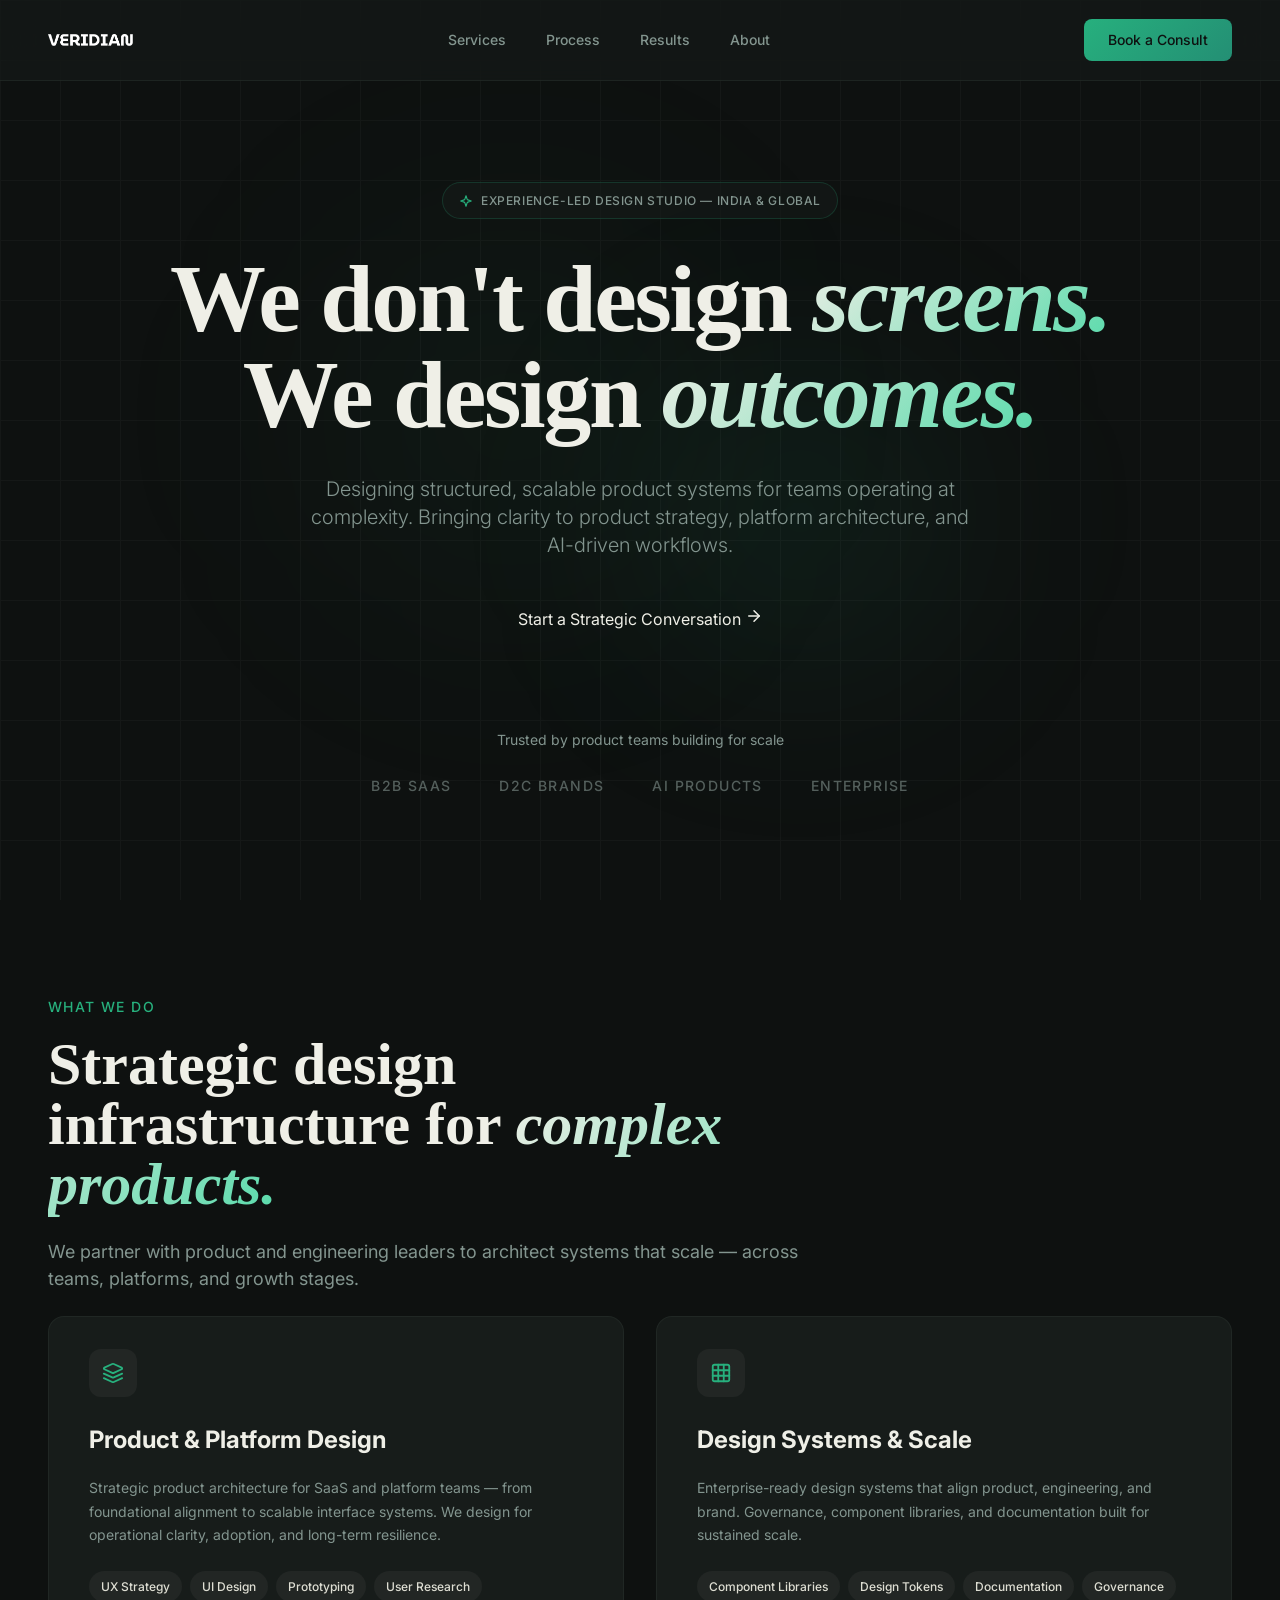
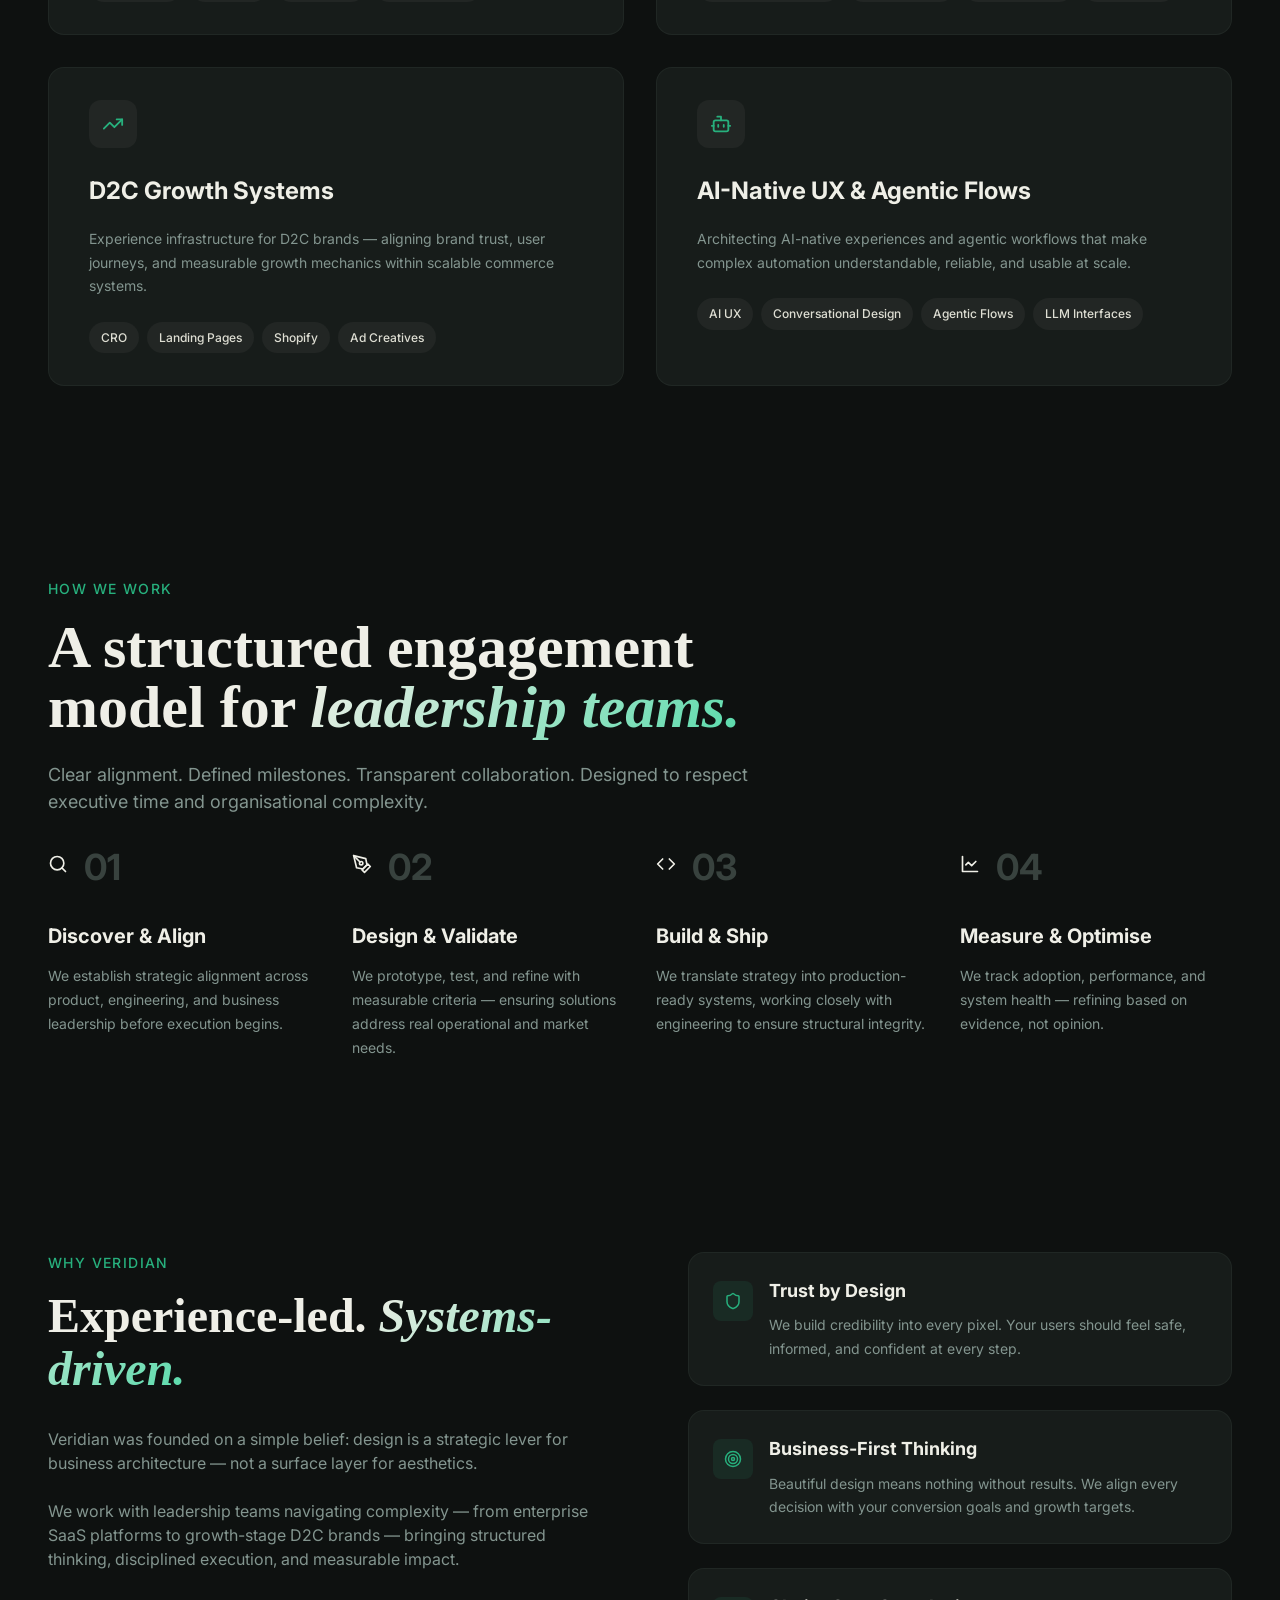
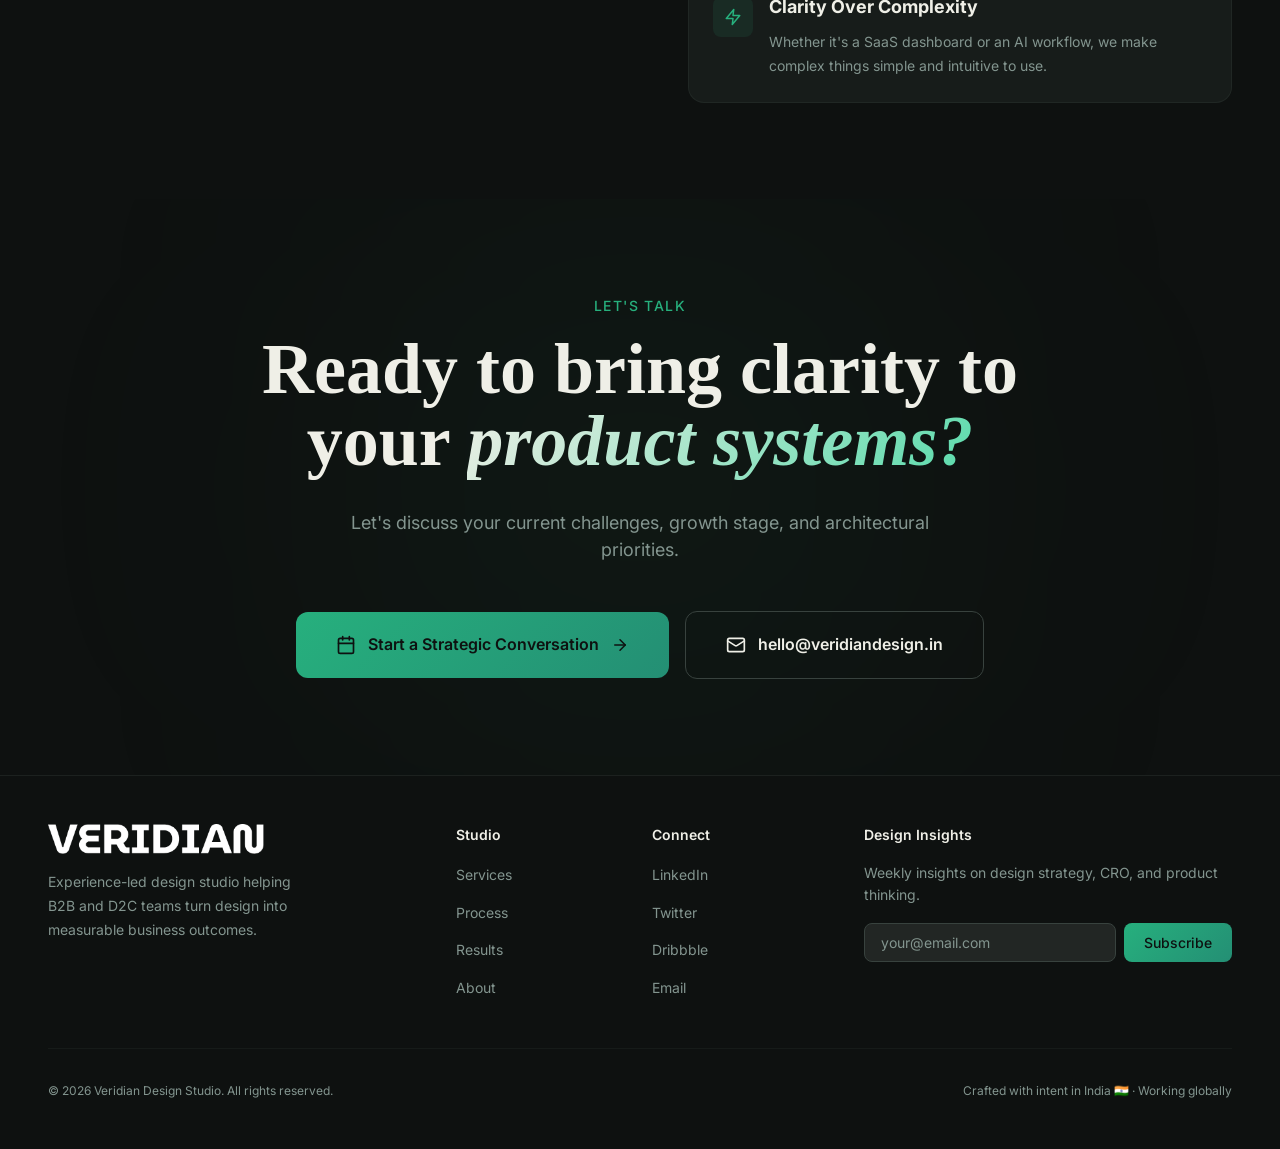
<file: veridian-static.html>
<!doctype html>
<html lang="en">
  <head>
    <meta charset="UTF-8" />
    <meta name="viewport" content="width=device-width, initial-scale=1.0" />
    <title>Veridian Design Studio — Experience-Led Design for B2B & D2C</title>
    <meta
      name="description"
      content="Veridian Design Studio simplifies complex product experiences, scales design systems, and aligns design with real business intent. India-based, globally trusted."
    />
    <meta name="author" content="Veridian Design Studio" />
    <meta
      property="og:title"
      content="Veridian Design Studio — We Design Outcomes, Not Screens"
    />
    <meta
      property="og:description"
      content="Experience-led design studio helping B2B SaaS and D2C brands drive conversions, adoption, and growth through strategic design."
    />
    <meta property="og:type" content="website" />
    <link rel="preconnect" href="https://fonts.googleapis.com" />
    <link rel="preconnect" href="https://fonts.gstatic.com" crossorigin />
    <link
      href="https://fonts.googleapis.com/css2?family=Inter:wght@300;400;500;600;700&family=Playfair+Display:ital,wght@0,400;0,500;0,600;0,700;1,400;1,500&display=swap"
      rel="stylesheet"
    />
    <link rel="stylesheet" href="css/style.css" />
  </head>
  <body>
    <!-- Skip Navigation -->
    <a href="#main-content" class="skip-link">Skip to main content</a>

    <!-- ===== Navbar ===== -->
    <nav class="navbar" role="navigation" aria-label="Main navigation">
      <div class="container navbar-inner">
        <a href="#" aria-label="Veridian Design Studio home">
          <img
            class="nav-logo"
            src="images/logo.png"
            alt="Veridian Design Studio Logo"
          />
        </a>
        <div class="nav-links" role="menubar">
          <a href="#services" role="menuitem">Services</a>
          <a href="#process" role="menuitem">Process</a>
          <a href="#results" role="menuitem">Results</a>
          <a href="#about" role="menuitem">About</a>
        </div>
        <div class="nav-cta-wrap">
          <a href="#contact" class="nav-cta">Book a Consult</a>
        </div>
        <button
          class="mobile-toggle"
          aria-label="Toggle menu"
          aria-expanded="false"
          aria-controls="mobile-menu"
        >
          <svg
            width="24"
            height="24"
            viewBox="0 0 24 24"
            fill="none"
            stroke="currentColor"
            stroke-width="2"
            stroke-linecap="round"
            stroke-linejoin="round"
            class="menu-icon"
          >
            <line x1="3" y1="6" x2="21" y2="6" />
            <line x1="3" y1="12" x2="21" y2="12" />
            <line x1="3" y1="18" x2="21" y2="18" />
          </svg>
          <svg
            width="24"
            height="24"
            viewBox="0 0 24 24"
            fill="none"
            stroke="currentColor"
            stroke-width="2"
            stroke-linecap="round"
            stroke-linejoin="round"
            class="close-icon"
            style="display: none"
          >
            <line x1="18" y1="6" x2="6" y2="18" />
            <line x1="6" y1="6" x2="18" y2="18" />
          </svg>
        </button>
      </div>
      <div class="mobile-menu" id="mobile-menu" role="menu">
        <a href="#services" role="menuitem">Services</a>
        <a href="#process" role="menuitem">Process</a>
        <a href="#results" role="menuitem">Results</a>
        <a href="#about" role="menuitem">About</a>
        <a href="#contact" class="nav-cta" role="menuitem">Book a Consult</a>
      </div>
    </nav>

    <!-- ===== Hero ===== -->
    <section class="hero" aria-labelledby="hero-heading">
      <div class="hero-bg-orb1" aria-hidden="true"></div>
      <div class="hero-bg-orb2" aria-hidden="true"></div>
      <div class="hero-grid" aria-hidden="true"></div>
      <div class="container hero-content">
        <div class="hero-badge fade-in">
          <svg
            width="14"
            height="14"
            viewBox="0 0 24 24"
            fill="none"
            stroke="currentColor"
            stroke-width="2"
            stroke-linecap="round"
            stroke-linejoin="round"
            aria-hidden="true"
          >
            <path
              d="m12 3-1.912 5.813a2 2 0 0 1-1.275 1.275L3 12l5.813 1.912a2 2 0 0 1 1.275 1.275L12 21l1.912-5.813a2 2 0 0 1 1.275-1.275L21 12l-5.813-1.912a2 2 0 0 1-1.275-1.275L12 3Z"
            />
          </svg>
          <span>Experience-Led Design Studio — India &amp; Global</span>
        </div>
        <h1 id="hero-heading" class="fade-in delay-1">
          We don't design <em class="text-gradient">screens.</em><br />
          We design <em class="text-gradient">outcomes.</em>
        </h1>
        <p class="hero-sub fade-in delay-2">
          Designing structured, scalable product systems for teams operating at
          complexity. Bringing clarity to product strategy, platform
          architecture, and AI-driven workflows.
        </p>
        <div class="fade-in delay-3">
          <a href="#contact" class="hero-cta">
            Start a Strategic Conversation
            <svg
              width="18"
              height="18"
              viewBox="0 0 24 24"
              fill="none"
              stroke="currentColor"
              stroke-width="2"
              stroke-linecap="round"
              stroke-linejoin="round"
              aria-hidden="true"
            >
              <path d="M5 12h14" />
              <path d="m12 5 7 7-7 7" />
            </svg>
          </a>
        </div>
        <div class="hero-trust fade-in delay-4">
          <p>Trusted by product teams building for scale</p>
          <div class="trust-items">
            <span>B2B SaaS</span><span>D2C Brands</span><span>AI Products</span
            ><span>Enterprise</span>
          </div>
        </div>
      </div>
    </section>

    <!-- ===== Main Content ===== -->
    <main id="main-content">
      <!-- Services -->
      <section id="services" class="section" aria-labelledby="services-heading">
        <div class="container">
          <div class="section-header fade-in">
            <span class="section-label">What We Do</span>
            <h2 id="services-heading" class="section-heading">
              Strategic design infrastructure for
              <em class="text-gradient">complex products.</em>
            </h2>
            <p class="section-sub">
              We partner with product and engineering leaders to architect
              systems that scale — across teams, platforms, and growth stages.
            </p>
          </div>
          <div class="card-grid">
            <div class="card fade-in">
              <div class="card-icon" aria-hidden="true">
                <svg
                  width="22"
                  height="22"
                  viewBox="0 0 24 24"
                  fill="none"
                  stroke="currentColor"
                  stroke-width="2"
                  stroke-linecap="round"
                  stroke-linejoin="round"
                >
                  <path
                    d="m12.83 2.18a2 2 0 0 0-1.66 0L2.6 6.08a1 1 0 0 0 0 1.83l8.58 3.91a2 2 0 0 0 1.66 0l8.58-3.9a1 1 0 0 0 0-1.83Z"
                  />
                  <path d="m22 17.65-9.17 4.16a2 2 0 0 1-1.66 0L2 17.65" />
                  <path d="m22 12.65-9.17 4.16a2 2 0 0 1-1.66 0L2 12.65" />
                </svg>
              </div>
              <h3>Product &amp; Platform Design</h3>
              <p>
                Strategic product architecture for SaaS and platform teams —
                from foundational alignment to scalable interface systems. We
                design for operational clarity, adoption, and long-term
                resilience.
              </p>
              <div class="tags">
                <span class="tag">UX Strategy</span
                ><span class="tag">UI Design</span
                ><span class="tag">Prototyping</span
                ><span class="tag">User Research</span>
              </div>
            </div>
            <div class="card fade-in delay-1">
              <div class="card-icon" aria-hidden="true">
                <svg
                  width="22"
                  height="22"
                  viewBox="0 0 24 24"
                  fill="none"
                  stroke="currentColor"
                  stroke-width="2"
                  stroke-linecap="round"
                  stroke-linejoin="round"
                >
                  <rect width="18" height="18" x="3" y="3" rx="2" />
                  <path d="M3 9h18" />
                  <path d="M3 15h18" />
                  <path d="M9 3v18" />
                  <path d="M15 3v18" />
                </svg>
              </div>
              <h3>Design Systems &amp; Scale</h3>
              <p>
                Enterprise-ready design systems that align product, engineering,
                and brand. Governance, component libraries, and documentation
                built for sustained scale.
              </p>
              <div class="tags">
                <span class="tag">Component Libraries</span
                ><span class="tag">Design Tokens</span
                ><span class="tag">Documentation</span
                ><span class="tag">Governance</span>
              </div>
            </div>
            <div class="card fade-in delay-2">
              <div class="card-icon" aria-hidden="true">
                <svg
                  width="22"
                  height="22"
                  viewBox="0 0 24 24"
                  fill="none"
                  stroke="currentColor"
                  stroke-width="2"
                  stroke-linecap="round"
                  stroke-linejoin="round"
                >
                  <polyline points="22 7 13.5 15.5 8.5 10.5 2 17" />
                  <polyline points="16 7 22 7 22 13" />
                </svg>
              </div>
              <h3>D2C Growth Systems</h3>
              <p>
                Experience infrastructure for D2C brands — aligning brand trust,
                user journeys, and measurable growth mechanics within scalable
                commerce systems.
              </p>
              <div class="tags">
                <span class="tag">CRO</span
                ><span class="tag">Landing Pages</span
                ><span class="tag">Shopify</span
                ><span class="tag">Ad Creatives</span>
              </div>
            </div>
            <div class="card fade-in delay-3">
              <div class="card-icon" aria-hidden="true">
                <svg
                  width="22"
                  height="22"
                  viewBox="0 0 24 24"
                  fill="none"
                  stroke="currentColor"
                  stroke-width="2"
                  stroke-linecap="round"
                  stroke-linejoin="round"
                >
                  <path d="M12 8V4H8" />
                  <rect width="16" height="12" x="4" y="8" rx="2" />
                  <path d="M2 14h2" />
                  <path d="M20 14h2" />
                  <path d="M15 13v2" />
                  <path d="M9 13v2" />
                </svg>
              </div>
              <h3>AI-Native UX &amp; Agentic Flows</h3>
              <p>
                Architecting AI-native experiences and agentic workflows that
                make complex automation understandable, reliable, and usable at
                scale.
              </p>
              <div class="tags">
                <span class="tag">AI UX</span
                ><span class="tag">Conversational Design</span
                ><span class="tag">Agentic Flows</span
                ><span class="tag">LLM Interfaces</span>
              </div>
            </div>
          </div>
        </div>
      </section>

      <!-- Process -->
      <section id="process" class="section" aria-labelledby="process-heading">
        <div class="process-bg" aria-hidden="true"></div>
        <div class="container" style="position: relative; z-index: 10">
          <div class="section-header fade-in">
            <span class="section-label">How We Work</span>
            <h2 id="process-heading" class="section-heading">
              A structured engagement model for
              <em class="text-gradient">leadership teams.</em>
            </h2>
            <p class="section-sub">
              Clear alignment. Defined milestones. Transparent collaboration.
              Designed to respect executive time and organisational complexity.
            </p>
          </div>
          <div class="process-grid">
            <div class="step fade-in">
              <div class="step-header">
                <div class="step-icon" aria-hidden="true">
                  <svg
                    width="20"
                    height="20"
                    viewBox="0 0 24 24"
                    fill="none"
                    stroke="currentColor"
                    stroke-width="2"
                    stroke-linecap="round"
                    stroke-linejoin="round"
                  >
                    <circle cx="11" cy="11" r="8" />
                    <path d="m21 21-4.3-4.3" />
                  </svg>
                </div>
                <span class="step-number">01</span>
              </div>
              <h3>Discover &amp; Align</h3>
              <p>
                We establish strategic alignment across product, engineering,
                and business leadership before execution begins.
              </p>
            </div>
            <div class="step fade-in delay-1">
              <div class="step-header">
                <div class="step-icon" aria-hidden="true">
                  <svg
                    width="20"
                    height="20"
                    viewBox="0 0 24 24"
                    fill="none"
                    stroke="currentColor"
                    stroke-width="2"
                    stroke-linecap="round"
                    stroke-linejoin="round"
                  >
                    <path d="m12 19 7-7 3 3-7 7-3-3z" />
                    <path d="m18 13-1.5-7.5L2 2l3.5 14.5L13 18l5-5z" />
                    <path d="m2 2 7.586 7.586" />
                    <circle cx="11" cy="11" r="2" />
                  </svg>
                </div>
                <span class="step-number">02</span>
              </div>
              <h3>Design &amp; Validate</h3>
              <p>
                We prototype, test, and refine with measurable criteria —
                ensuring solutions address real operational and market needs.
              </p>
            </div>
            <div class="step fade-in delay-2">
              <div class="step-header">
                <div class="step-icon" aria-hidden="true">
                  <svg
                    width="20"
                    height="20"
                    viewBox="0 0 24 24"
                    fill="none"
                    stroke="currentColor"
                    stroke-width="2"
                    stroke-linecap="round"
                    stroke-linejoin="round"
                  >
                    <polyline points="16 18 22 12 16 6" />
                    <polyline points="8 6 2 12 8 18" />
                  </svg>
                </div>
                <span class="step-number">03</span>
              </div>
              <h3>Build &amp; Ship</h3>
              <p>
                We translate strategy into production-ready systems, working
                closely with engineering to ensure structural integrity.
              </p>
            </div>
            <div class="step fade-in delay-3">
              <div class="step-header">
                <div class="step-icon" aria-hidden="true">
                  <svg
                    width="20"
                    height="20"
                    viewBox="0 0 24 24"
                    fill="none"
                    stroke="currentColor"
                    stroke-width="2"
                    stroke-linecap="round"
                    stroke-linejoin="round"
                  >
                    <path d="M3 3v18h18" />
                    <path d="m19 9-5 5-4-4-3 3" />
                  </svg>
                </div>
                <span class="step-number">04</span>
              </div>
              <h3>Measure &amp; Optimise</h3>
              <p>
                We track adoption, performance, and system health — refining
                based on evidence, not opinion.
              </p>
            </div>
          </div>
        </div>
      </section>

      <!-- About -->
      <section id="about" class="section" aria-labelledby="about-heading">
        <div class="about-bg" aria-hidden="true"></div>
        <div class="container" style="position: relative; z-index: 10">
          <div class="about-grid">
            <div class="about-story fade-in-left">
              <span class="section-label">Why Veridian</span>
              <h2 id="about-heading">
                Experience-led. <em class="text-gradient">Systems-driven.</em>
              </h2>
              <div class="prose">
                <p>
                  Veridian was founded on a simple belief: design is a strategic
                  lever for business architecture — not a surface layer for
                  aesthetics.
                </p>
                <p>
                  We work with leadership teams navigating complexity — from
                  enterprise SaaS platforms to growth-stage D2C brands —
                  bringing structured thinking, disciplined execution, and
                  measurable impact.
                </p>
              </div>
            </div>
            <div class="values-list fade-in-right">
              <div class="value-card">
                <div class="value-icon" aria-hidden="true">
                  <svg
                    width="18"
                    height="18"
                    viewBox="0 0 24 24"
                    fill="none"
                    stroke="currentColor"
                    stroke-width="2"
                    stroke-linecap="round"
                    stroke-linejoin="round"
                  >
                    <path
                      d="M20 13c0 5-3.5 7.5-7.66 8.95a1 1 0 0 1-.67-.01C7.5 20.5 4 18 4 13V6a1 1 0 0 1 1-1c2 0 4.5-1.2 6.24-2.72a1.17 1.17 0 0 1 1.52 0C14.51 3.81 17 5 19 5a1 1 0 0 1 1 1z"
                    />
                  </svg>
                </div>
                <div>
                  <h3>Trust by Design</h3>
                  <p>
                    We build credibility into every pixel. Your users should
                    feel safe, informed, and confident at every step.
                  </p>
                </div>
              </div>
              <div class="value-card">
                <div class="value-icon" aria-hidden="true">
                  <svg
                    width="18"
                    height="18"
                    viewBox="0 0 24 24"
                    fill="none"
                    stroke="currentColor"
                    stroke-width="2"
                    stroke-linecap="round"
                    stroke-linejoin="round"
                  >
                    <circle cx="12" cy="12" r="10" />
                    <circle cx="12" cy="12" r="6" />
                    <circle cx="12" cy="12" r="2" />
                  </svg>
                </div>
                <div>
                  <h3>Business-First Thinking</h3>
                  <p>
                    Beautiful design means nothing without results. We align
                    every decision with your conversion goals and growth
                    targets.
                  </p>
                </div>
              </div>
              <div class="value-card">
                <div class="value-icon" aria-hidden="true">
                  <svg
                    width="18"
                    height="18"
                    viewBox="0 0 24 24"
                    fill="none"
                    stroke="currentColor"
                    stroke-width="2"
                    stroke-linecap="round"
                    stroke-linejoin="round"
                  >
                    <path d="M13 2 3 14h9l-1 8 10-12h-9l1-8z" />
                  </svg>
                </div>
                <div>
                  <h3>Clarity Over Complexity</h3>
                  <p>
                    Whether it's a SaaS dashboard or an AI workflow, we make
                    complex things simple and intuitive to use.
                  </p>
                </div>
              </div>
            </div>
          </div>
        </div>
      </section>

      <!-- CTA -->
      <section
        id="contact"
        class="section cta-section"
        aria-labelledby="cta-heading"
      >
        <div class="cta-glow" aria-hidden="true"></div>
        <div class="container" style="position: relative; z-index: 10">
          <div class="fade-in" style="max-width: 56rem; margin: 0 auto">
            <span class="section-label">Let's Talk</span>
            <h2 id="cta-heading">
              Ready to bring clarity to your
              <em class="text-gradient">product systems?</em>
            </h2>
            <p class="section-sub">
              Let's discuss your current challenges, growth stage, and
              architectural priorities.
            </p>
            <div class="cta-buttons">
              <a
                href="https://cal.com"
                target="_blank"
                rel="noopener noreferrer"
                class="cta-primary"
              >
                <svg
                  width="20"
                  height="20"
                  viewBox="0 0 24 24"
                  fill="none"
                  stroke="currentColor"
                  stroke-width="2"
                  stroke-linecap="round"
                  stroke-linejoin="round"
                  aria-hidden="true"
                >
                  <path d="M8 2v4" />
                  <path d="M16 2v4" />
                  <rect width="18" height="18" x="3" y="4" rx="2" />
                  <path d="M3 10h18" />
                </svg>
                Start a Strategic Conversation
                <svg
                  width="18"
                  height="18"
                  viewBox="0 0 24 24"
                  fill="none"
                  stroke="currentColor"
                  stroke-width="2"
                  stroke-linecap="round"
                  stroke-linejoin="round"
                  aria-hidden="true"
                >
                  <path d="M5 12h14" />
                  <path d="m12 5 7 7-7 7" />
                </svg>
              </a>
              <a href="mailto:hello@veridiandesign.in" class="cta-secondary">
                <svg
                  width="20"
                  height="20"
                  viewBox="0 0 24 24"
                  fill="none"
                  stroke="currentColor"
                  stroke-width="2"
                  stroke-linecap="round"
                  stroke-linejoin="round"
                  aria-hidden="true"
                >
                  <rect width="20" height="16" x="2" y="4" rx="2" />
                  <path d="m22 7-8.97 5.7a1.94 1.94 0 0 1-2.06 0L2 7" />
                </svg>
                hello@veridiandesign.in
              </a>
            </div>
          </div>
        </div>
      </section>
    </main>

    <!-- ===== Footer ===== -->
    <footer class="footer" role="contentinfo">
      <div class="container">
        <div class="footer-grid">
          <div class="footer-brand">
            <img src="images/logo.png" alt="Veridian Design Studio Logo" />
            <p>
              Experience-led design studio helping B2B and D2C teams turn design
              into measurable business outcomes.
            </p>
          </div>
          <div class="footer-links">
            <div>
              <h4>Studio</h4>
              <ul>
                <li><a href="#services">Services</a></li>
                <li><a href="#process">Process</a></li>
                <li><a href="#results">Results</a></li>
                <li><a href="#about">About</a></li>
              </ul>
            </div>
            <div>
              <h4>Connect</h4>
              <ul>
                <li><a href="#">LinkedIn</a></li>
                <li><a href="#">Twitter</a></li>
                <li><a href="#">Dribbble</a></li>
                <li><a href="mailto:hello@veridiandesign.in">Email</a></li>
              </ul>
            </div>
          </div>
          <div class="footer-newsletter">
            <h4>Design Insights</h4>
            <p>
              Weekly insights on design strategy, CRO, and product thinking.
            </p>
            <form class="newsletter-form" onsubmit="event.preventDefault()">
              <label for="newsletter-email" class="sr-only"
                >Email address</label
              >
              <input
                type="email"
                id="newsletter-email"
                placeholder="your@email.com"
                required
              />
              <button type="submit">Subscribe</button>
            </form>
          </div>
        </div>
        <div class="footer-bottom">
          <p>
            &copy;
            <script>
              document.write(new Date().getFullYear());
            </script>
            Veridian Design Studio. All rights reserved.
          </p>
          <p>Crafted with intent in India 🇮🇳 · Working globally</p>
        </div>
      </div>
    </footer>
  </body>
  <script src="js/script.js"></script>
</html>
</file>
<file: css/style.css>
/* =============================================================================
   Veridian Design Studio - style.css
   Sections:
     1.  Reset
     2.  Variables
     3.  Base
     4.  Utilities
     5.  Animations
     6.  Navbar
     7.  Hero
     8.  Sections (shared)
     9.  Cards & Tags
    10.  Process Steps
    11.  Values (index about section)
    12.  CTA
    13.  Footer
    14.  Contact Page
    15.  About Page - Founders
    16.  About page - Think Grid
    17.  Responsive
   ============================================================================= */

/* =============================================================================
   1. Reset
   ============================================================================= */

*,
*::before,
*::after {
  margin: 0;
  padding: 0;
  box-sizing: border-box;
}

/* =============================================================================
   2. Variables
   ============================================================================= */

:root {
  --bg: hsl(160, 10%, 6%);
  --fg: hsl(60, 20%, 92%);
  --card: hsl(160, 8%, 10%);
  --primary: hsl(158, 64%, 42%);
  --primary-fg: hsl(160, 10%, 6%);
  --secondary: hsl(160, 6%, 14%);
  --secondary-fg: hsl(60, 15%, 85%);
  --muted: hsl(160, 5%, 16%);
  --muted-fg: hsl(160, 8%, 55%);
  --border: hsl(156, 8%, 24%);
  --border-half: hsla(160, 8%, 18%, 0.5);
  --primary-20: hsla(158, 64%, 42%, 0.2);
  --primary-10: hsla(158, 64%, 42%, 0.1);
  --primary-8: hsla(158, 64%, 42%, 0.08);
  --primary-5: hsla(158, 64%, 42%, 0.05);
  --hero-gradient: linear-gradient(
    135deg,
    hsl(158, 64%, 42%),
    hsl(165, 60%, 35%)
  );
  --text-gradient: linear-gradient(
    135deg,
    hsl(60, 20%, 92%),
    hsl(158, 64%, 60%)
  );
  --glass: hsla(160, 8%, 10%, 0.6);
  --radius: 0.75rem;
}

/* =============================================================================
   3. Base
   ============================================================================= */

html {
  scroll-behavior: smooth;
  font-size: 16px;
}

body {
  background: var(--bg);
  color: var(--fg);
  font-family: "Inter", system-ui, sans-serif;
  -webkit-font-smoothing: antialiased;
  line-height: 1.6;
}

h1,
h2,
h3,
h4,
h5,
h6 {
  font-family: serif;
}

a {
  color: inherit;
  text-decoration: none;
}
img {
  max-width: 100%;
  display: block;
}
button {
  cursor: pointer;
  border: none;
  font-family: inherit;
}
input {
  font-family: inherit;
}

/* =============================================================================
   4. Utilities
   ============================================================================= */

.container {
  width: 100%;
  margin: 0 auto;
  padding: 0 1.5rem;
}

/* Lifts content above absolute-positioned section backgrounds */
.section-z {
  position: relative;
  z-index: 10;
}

/* Centres content in a narrow column — used in CTA */
.content-narrow {
  max-width: 56rem;
  margin: 0 auto;
}

.text-gradient {
  background: var(--text-gradient);
  -webkit-background-clip: text;
  -webkit-text-fill-color: transparent;
  background-clip: text;
}

.sr-only {
  position: absolute;
  width: 1px;
  height: 1px;
  padding: 0;
  margin: -1px;
  overflow: hidden;
  clip: rect(0, 0, 0, 0);
  white-space: nowrap;
  border: 0;
}

.skip-link {
  position: absolute;
  top: -100%;
  left: 1rem;
  padding: 0.5rem 1rem;
  background: var(--primary);
  color: var(--primary-fg);
  border-radius: 0.25rem;
  z-index: 100;
  font-size: 0.875rem;
}
.skip-link:focus {
  top: 1rem;
}

/* =============================================================================
   5. Animations
   ============================================================================= */

.fade-in,
.fade-in-left,
.fade-in-right {
  opacity: 0;
  transition:
    opacity 0.6s ease,
    transform 0.6s ease;
}

.fade-in {
  transform: translateY(30px);
}
.fade-in-left {
  transform: translateX(40px);
}
.fade-in-right {
  transform: translateX(-40px);
}

.fade-in.visible,
.fade-in-left.visible,
.fade-in-right.visible {
  opacity: 1;
  transform: none;
}

.delay-1 {
  transition-delay: 0.15s;
}
.delay-2 {
  transition-delay: 0.3s;
}
.delay-3 {
  transition-delay: 0.45s;
}
.delay-4 {
  transition-delay: 0.6s;
}

/* =============================================================================
   6. Navbar
   ============================================================================= */

.navbar {
  position: fixed;
  inset: 0 0 auto 0;
  z-index: 50;
  background: var(--glass);
  backdrop-filter: blur(20px);
  -webkit-backdrop-filter: blur(20px);
  border-bottom: 1px solid var(--border-half);
}

.navbar-inner {
  display: flex;
  align-items: center;
  justify-content: space-between;
  height: 5rem;
}

.nav-logo {
  height: 12px;
  width: auto;
  filter: brightness(0) invert(1);
}

.nav-links {
  display: none;
  align-items: center;
  gap: 2.5rem;
}
.nav-links a {
  font-size: 0.875rem;
  font-weight: 500;
  color: var(--muted-fg);
  transition: color 0.3s;
}
.nav-links a:hover,
.nav-active {
  color: var(--fg) !important;
}

.nav-cta-wrap {
  display: none;
}

.nav-cta {
  padding: 0.625rem 1.5rem;
  font-size: 0.875rem;
  font-weight: 500;
  border-radius: 0.5rem;
  background: var(--hero-gradient);
  color: var(--primary-fg);
  transition: opacity 0.3s;
}
.nav-cta:hover {
  opacity: 0.9;
}

.mobile-toggle {
  display: flex;
  background: none;
  color: var(--fg);
  padding: 0.5rem;
}

.close-icon {
  display: none;
}

.mobile-menu {
  display: none;
  flex-direction: column;
  gap: 1rem;
  padding: 1.5rem;
  border-top: 1px solid var(--border-half);
  background: var(--glass);
  backdrop-filter: blur(20px);
}
.mobile-menu.open {
  display: flex;
}
.mobile-menu a {
  font-size: 1.125rem;
  font-weight: 500;
  color: var(--muted-fg);
  padding: 0.5rem 0;
  transition: color 0.3s;
}
.mobile-menu a:hover {
  color: var(--fg);
}
.mobile-menu .nav-cta {
  margin-top: 0.5rem;
  text-align: center;
  padding: 0.75rem 1.5rem;
  color: var(--primary-fg);
}

/* =============================================================================
   7. Hero
   ============================================================================= */

.hero {
  position: relative;
  display: flex;
  align-items: center;
  justify-content: center;
  overflow: hidden;
  padding-top: 128px;
  padding-bottom: 3rem;
  min-height: auto;
}

.hero-bg-orb1,
.hero-bg-orb2 {
  position: absolute;
  border-radius: 50%;
}
.hero-bg-orb1 {
  top: 25%;
  left: 25%;
  width: 24rem;
  height: 24rem;
  background: var(--primary-5);
  filter: blur(120px);
}
.hero-bg-orb2 {
  bottom: 25%;
  right: 25%;
  width: 20rem;
  height: 20rem;
  background: var(--primary-8);
  filter: blur(100px);
}

.hero-grid {
  position: absolute;
  inset: 0;
  opacity: 0.03;
  background-image:
    linear-gradient(var(--fg) 1px, transparent 1px),
    linear-gradient(90deg, var(--fg) 1px, transparent 1px);
  background-size: 60px 60px;
}

.hero-content {
  position: relative;
  z-index: 10;
  max-width: 90rem;
  margin: 0 auto;
  text-align: center;
}

.hero-badge {
  display: inline-flex;
  align-items: center;
  gap: 0.5rem;
  padding: 0.5rem;
  border-radius: 9999px;
  border: 1px solid var(--primary-20);
  background: var(--glass);
  margin-bottom: 3rem;
}
.hero-badge svg {
  color: var(--primary);
}
.hero-badge span {
  font-size: 0.75rem;
  font-weight: 500;
  color: var(--muted-fg);
  letter-spacing: 0.05em;
  text-transform: uppercase;
}

.hero h1 {
  font-size: 2.2rem;
  font-weight: 700;
  line-height: 1;
  letter-spacing: -0.015em;
  margin-bottom: 3rem;
}

.hero-sub {
  font-size: 1.125rem;
  color: var(--muted-fg);
  max-width: 42rem;
  margin: 0 auto 3rem;
  font-weight: 300;
  line-height: 1.5;
}

.hero-trust {
  margin-top: 1rem;
  padding-top: 2rem;
}
.hero-trust p {
  font-size: 0.875rem;
  color: var(--muted-fg);
  margin-bottom: 1.5rem;
}

.trust-items {
  display: flex;
  align-items: center;
  justify-content: center;
  gap: 10px 3rem;
  flex-wrap: wrap;
}
.trust-items span {
  font-size: 0.875rem;
  font-weight: 500;
  color: hsla(160, 8%, 55%, 0.6);
  letter-spacing: 0.1em;
  text-transform: uppercase;
}

/* =============================================================================
   8. Sections (shared)
   ============================================================================= */

.section {
  padding: 4rem 0;
  position: relative;
}

/* Full-bleed tinted overlay for sections with overlapping backgrounds */
.section-bg {
  position: absolute;
  z-index: -1;
  inset: 0;
  background: hsla(160, 6%, 14%, 0.3);
}

.section-label {
  color: var(--primary);
  font-size: 0.875rem;
  font-weight: 500;
  letter-spacing: 0.1em;
  text-transform: uppercase;
  margin-bottom: 1rem;
  display: block;
}

.section-heading {
  font-size: 2.25rem;
  font-weight: 700;
  line-height: 1.05;
  color: var(--fg);
}

.section-sub {
  margin-top: 1.5rem;
  font-size: 1.125rem;
  color: var(--muted-fg);
  line-height: 1.5;
  max-width: 48rem;
  margin-bottom: 1.5rem;
}

.section-header {
  max-width: 48rem;
}

/* =============================================================================
   9. Cards & Tags
   ============================================================================= */

.card-grid {
  display: grid;
  gap: 1.5rem;
}

.card {
  padding: 2rem 2.5rem;
  border-radius: 1rem;
  background: var(--card);
  border: 1px solid var(--border-half);
  overflow: hidden;
}
.card-icon {
  width: 3rem;
  height: 3rem;
  border-radius: 0.75rem;
  background: var(--secondary);
  display: flex;
  align-items: center;
  justify-content: center;
  margin-bottom: 1.5rem;
}
.card-icon svg {
  color: var(--primary);
}
.card h3 {
  font-family: "Inter", sans-serif;
  font-size: 1.5rem;
  font-weight: 700;
  color: var(--fg);
  margin-bottom: 1rem;
  line-height: 1.25;
}
.card p {
  font-size: 0.875rem;
  color: var(--muted-fg);
  line-height: 1.7;
  margin-bottom: 1.5rem;
}

.tags {
  display: flex;
  flex-wrap: wrap;
  gap: 0.5rem;
}
.tag {
  font-size: 0.75rem;
  padding: 0.375rem 0.75rem;
  border-radius: 9999px;
  background: var(--secondary);
  color: var(--secondary-fg);
  font-weight: 500;
}

/* =============================================================================
   10. Process Steps
   ============================================================================= */

.process-grid {
  display: grid;
  gap: 2rem;
}

.step-header {
  display: flex;
  align-items: center;
  gap: 1rem;
  margin-bottom: 1.5rem;
}
.step-number {
  font-family: "Inter", serif;
  font-size: 2.25rem;
  font-weight: 700;
  color: var(--border);
}
.step h3 {
  font-family: "Inter", sans-serif;
  font-size: 1.25rem;
  font-weight: 700;
  color: var(--fg);
  margin-bottom: 0.75rem;
}
.step p {
  font-size: 0.875rem;
  color: var(--muted-fg);
  line-height: 1.7;
}

/* =============================================================================
   11. Values (index about section)
   ============================================================================= */

.about-grid {
  display: grid;
  gap: 4rem;
  align-items: start;
}

.about-story h2 {
  font-size: 2.25rem;
  font-weight: 700;
  line-height: 1.05;
  margin-bottom: 2rem;
}
.about-story .prose {
  display: flex;
  flex-direction: column;
  gap: 1.5rem;
}
.about-story .prose p {
  color: var(--muted-fg);
  line-height: 1.5;
}

.values-list {
  display: flex;
  flex-direction: column;
  gap: 1.5rem;
}
.value-card {
  padding: 1.5rem;
  border-radius: 1rem;
  background: var(--card);
  border: 1px solid var(--border-half);
  display: flex;
  gap: 1rem;
  align-items: flex-start;
}
.value-icon {
  width: 2.5rem;
  height: 2.5rem;
  border-radius: 0.5rem;
  background: var(--primary-10);
  display: flex;
  align-items: center;
  justify-content: center;
  flex-shrink: 0;
  margin-top: 0.25rem;
}
.value-icon svg {
  color: var(--primary);
}
.value-card h3 {
  font-family: "Inter", sans-serif;
  font-size: 1.125rem;
  font-weight: 700;
  color: var(--fg);
  margin-bottom: 0.5rem;
}
.value-card p {
  font-size: 0.875rem;
  color: var(--muted-fg);
  line-height: 1.7;
}

/* =============================================================================
   12. CTA
   ============================================================================= */

.cta-section {
  text-align: center;
  overflow: hidden;
}

.cta-glow {
  position: absolute;
  top: 50%;
  left: 50%;
  transform: translate(-50%, -50%);
  width: 37.5rem;
  height: 37.5rem;
  border-radius: 50%;
  background: var(--primary-5);
  filter: blur(150px);
}

.cta-section h2 {
  font-size: 2.25rem;
  font-weight: 700;
  line-height: 1.05;
  margin-bottom: 2rem;
}
.cta-section .section-sub {
  max-width: 40rem;
  margin: 0 auto 3rem;
}

.cta-buttons {
  display: flex;
  flex-direction: column;
  align-items: center;
  justify-content: center;
  gap: 1rem;
}

.cta-primary {
  display: inline-flex;
  align-items: center;
  gap: 0.75rem;
  padding: 1rem;
  border-radius: 0.75rem;
  background: var(--hero-gradient);
  color: var(--primary-fg);
  font-weight: 600;
  font-size: 1rem;
  transition: opacity 0.3s;
}
.cta-primary:hover {
  opacity: 0.9;
}
.cta-primary svg:last-child {
  transition: transform 0.3s;
}
.cta-primary:hover svg:last-child {
  transform: translateX(4px);
}

.cta-secondary {
  display: inline-flex;
  align-items: center;
  gap: 0.75rem;
  padding: 1rem;
  border-radius: 0.75rem;
  border: 1px solid var(--border);
  color: var(--fg);
  font-weight: 600;
  font-size: 1rem;
  transition: background 0.3s;
}
.cta-secondary:hover {
  background: var(--secondary);
}

/* =============================================================================
   13. Footer
   ============================================================================= */

.footer {
  padding: 3rem 0;
  border-top: 1px solid var(--border-half);
}

.footer-grid {
  display: grid;
  gap: 3rem;
  margin-bottom: 3rem;
}

.footer-brand img {
  width: 60%;
  margin-bottom: 1rem;
  filter: brightness(0) invert(1);
}
.footer-brand p {
  font-size: 0.875rem;
  color: var(--muted-fg);
  line-height: 1.7;
  max-width: 17rem;
}

.footer-links {
  display: grid;
  grid-template-columns: 1fr 1fr;
  gap: 2rem;
}
.footer-links h4,
.footer-newsletter h4 {
  font-family: "Inter", sans-serif;
  font-size: 0.875rem;
  font-weight: 600;
  margin-bottom: 1rem;
}
.footer-links ul {
  list-style: none;
  display: flex;
  flex-direction: column;
  gap: 0.75rem;
}
.footer-links a {
  font-size: 0.875rem;
  color: var(--muted-fg);
  transition: color 0.3s;
}
.footer-links a:hover {
  color: var(--fg);
}

.footer-newsletter > p {
  font-size: 0.875rem;
  color: var(--muted-fg);
  margin-bottom: 1rem;
}

.newsletter-form {
  display: flex;
  gap: 0.5rem;
}
.newsletter-form input {
  padding: 0.625rem 1rem;
  border-radius: 0.5rem;
  background: var(--secondary);
  border: 1px solid var(--border);
  font-size: 0.875rem;
  color: var(--fg);
  outline: none;
}
.newsletter-form input::placeholder {
  color: var(--muted-fg);
}
.newsletter-form input:focus {
  box-shadow: 0 0 0 1px var(--primary-20);
}
.newsletter-form button {
  padding: 0.625rem 1.25rem;
  border-radius: 0.5rem;
  background: var(--hero-gradient);
  color: var(--primary-fg);
  font-size: 0.875rem;
  font-weight: 500;
  transition: opacity 0.3s;
}
.newsletter-form button:hover {
  opacity: 0.9;
}

.footer-bottom {
  padding-top: 2rem;
  border-top: 1px solid hsla(160, 8%, 18%, 0.3);
  display: flex;
  flex-direction: column;
  align-items: center;
  gap: 1rem;
  text-align: center;
}
.footer-bottom p {
  font-size: 0.75rem;
  color: var(--muted-fg);
}

/* =============================================================================
   14. Contact Page
   ============================================================================= */

/* Fixed decorative orbs */
.contact-bg-orb1,
.contact-bg-orb2 {
  position: fixed;
  border-radius: 50%;
  pointer-events: none;
  z-index: 0;
}
.contact-bg-orb1 {
  top: 10%;
  right: 10%;
  width: 20rem;
  height: 20rem;
  background: var(--primary-5);
  filter: blur(120px);
}
.contact-bg-orb2 {
  bottom: 20%;
  left: 5%;
  width: 16rem;
  height: 16rem;
  background: var(--primary-8);
  filter: blur(100px);
}

/* Hero */
.contact-hero {
  padding-top: 128px !important;
  padding-bottom: 3rem;
  text-align: center;
  position: relative;
  min-height: auto;
}
.contact-hero .section-label {
  margin-bottom: 1.25rem;
}

.contact-label {
  color: var(--primary);
  font-family: "Inter", serif;
  font-size: 0.75rem;
  font-weight: 500;
  text-transform: uppercase;
  line-height: 1rem;
  letter-spacing: 0.3em;
  margin-bottom: 1rem;
  display: block;
}
.contact-hero h1 {
  font-family: serif;
  font-size: 3rem;
  font-weight: 700;
  line-height: 1.1;
  letter-spacing: -0.02em;
  margin-bottom: 1.25rem;
}
.contact-hero h1 em {
  font-style: italic;
  color: var(--primary);
}
.contact-hero .sub {
  font-size: 1.125rem;
  line-height: 1.75rem;
  color: var(--muted-fg);
}

/* Body */
.contact-body {
  padding: 3rem 0 6rem;
}
.contact-grid {
  display: grid;
  gap: 4rem;
  align-items: start;
}

/* Left column */
.contact-info h2 {
  font-family: "Inter", serif;
  font-size: 1.75rem;
  font-weight: 700;
  line-height: 1.25;
  margin-bottom: 1.5rem;
  color: var(--fg);
}
.contact-info h2 em {
  font-style: italic;
  color: var(--primary);
}

.contact-info .intro-text {
  font-size: 0.9rem;
  color: var(--muted-fg);
  line-height: 1.75;
  margin-bottom: 1.25rem;
}
.contact-info .highlight {
  font-size: 0.9rem;
  color: var(--muted-fg);
  line-height: 1.75;
  margin-bottom: 2rem;
}
.contact-info .highlight em {
  color: var(--primary);
  font-style: italic;
}

/* Shared subheading style across left-column sub-sections */
.help-section h3,
.meet-us h3,
.direct-contact h3 {
  font-family: "Inter", serif;
  font-size: 0.875rem;
  font-weight: 600;
  color: var(--fg);
  margin-bottom: 0.875rem;
  letter-spacing: 0.01em;
}

.help-list {
  list-style: none;
  display: flex;
  flex-direction: column;
  gap: 0.5rem;
  margin-bottom: 2.5rem;
}
.help-list li {
  display: flex;
  align-items: center;
  gap: 0.625rem;
  font-size: 0.875rem;
  color: var(--muted-fg);
}
.help-list li::before {
  content: "";
  width: 6px;
  height: 6px;
  border-radius: 50%;
  background: var(--primary);
  flex-shrink: 0;
}

.location-block {
  margin-bottom: 0.75rem;
}
.location-row {
  display: flex;
  align-items: flex-start;
  gap: 0.625rem;
  margin-bottom: 0.375rem;
}
.location-icon {
  flex-shrink: 0;
  margin-top: 2px;
}
.location-row .loc-label {
  font-size: 0.8125rem;
  font-weight: 600;
  color: var(--fg);
  margin-bottom: 0.125rem;
}
.location-row .loc-name {
  font-size: 0.8125rem;
  color: var(--primary);
  font-weight: 500;
}
.location-row .loc-address {
  font-size: 0.8125rem;
  color: var(--muted-fg);
  line-height: 1.5;
}

.remote-row {
  display: flex;
  align-items: center;
  gap: 0.625rem;
  margin-top: 0.75rem;
}
.remote-row span {
  font-size: 0.8125rem;
  color: var(--muted-fg);
}

.direct-contact {
  margin-top: 2rem;
}
.contact-links {
  display: flex;
  flex-direction: column;
  gap: 0.5rem;
}
.contact-link-row {
  display: flex;
  align-items: center;
  gap: 0.625rem;
}
.contact-link-row a {
  font-size: 0.875rem;
  color: var(--primary);
  transition: opacity 0.2s;
}
.contact-link-row a:hover {
  opacity: 0.75;
}

.contact-quote {
  margin-top: 2rem;
  padding-left: 1rem;
  border-left: 2px solid var(--primary);
  font-size: 0.8125rem;
  color: var(--muted-fg);
  font-style: italic;
  line-height: 1.6;
}

/* Right column — form card */
.contact-form-wrap {
  background: var(--card);
  border: 1px solid var(--border-half);
  border-radius: 1.25rem;
  padding: 2rem 1.75rem;
}
.contact-form-wrap h2 {
  font-family: "Inter", serif;
  font-size: 1.25rem;
  font-weight: 600;
  color: var(--fg);
  margin-bottom: 1.75rem;
}

#contactForm {
  display: flex;
  flex-direction: column;
  gap: 1rem;
}
.form-row {
  display: grid;
  grid-template-columns: 1fr;
  gap: 1rem;
}
.form-group {
  display: flex;
  flex-direction: column;
  gap: 0.375rem;
  max-width: 100%;
}
.form-label {
  font-size: 0.8125rem;
  font-weight: 500;
  color: var(--fg);
}

.form-input,
.form-textarea,
.form-select {
  background: var(--secondary);
  border: 1px solid var(--border-half);
  border-radius: 0.5rem;
  padding: 0.625rem 0.875rem;
  font-size: 1rem;
  color: var(--fg);
  font-family: "Inter", sans-serif;
  outline: none;
  width: 100%;
  transition:
    border-color 0.2s,
    box-shadow 0.2s;
}
.form-input::placeholder,
.form-textarea::placeholder {
  color: var(--muted-fg);
}

.form-input:focus,
.form-textarea:focus,
.form-select:focus {
  border-color: var(--primary);
}

/* Prevent browser autofill from overriding dark theme */
.form-input:-webkit-autofill,
.form-input:-webkit-autofill:hover,
.form-input:-webkit-autofill:focus,
.form-input:-webkit-autofill:active {
  -webkit-box-shadow: 0 0 0 1000px var(--secondary) inset !important;
  -webkit-text-fill-color: var(--fg) !important;
  transition: background-color 5000s ease-in-out 0s;
}

.form-select {
  appearance: none;
  background-image: url("data:image/svg+xml,%3Csvg xmlns='http://www.w3.org/2000/svg' width='16' height='16' viewBox='0 0 24 24' fill='none' stroke='%23718096' stroke-width='2' stroke-linecap='round' stroke-linejoin='round'%3E%3Cpolyline points='6 9 12 15 18 9'%3E%3C/polyline%3E%3C/svg%3E");
  background-repeat: no-repeat;
  background-position: right 0.75rem center;
  padding-right: 2.5rem;
  cursor: pointer;
  color: var(--muted-fg);
}
.form-select option {
  background: var(--secondary);
  color: var(--fg);
}

.form-textarea {
  resize: vertical;
  min-height: 7rem;
  line-height: 1.6;
}

.checkbox-label {
  font-size: 0.8125rem;
  font-weight: 500;
  color: var(--fg);
  margin-bottom: 0.625rem;
  display: block;
}
.checkbox-grid {
  display: grid;
  grid-template-columns: 1fr;
  gap: 0.625rem;
}
.checkbox-item {
  display: flex;
  align-items: center;
  gap: 0.5rem;
  cursor: pointer;
}
.checkbox-item input[type="checkbox"] {
  appearance: none;
  width: 1rem;
  height: 1rem;
  border: 2px solid var(--primary);
  border-radius: 3px;
  background: var(--card);
  cursor: pointer;
  flex-shrink: 0;
  position: relative;
  transition:
    border-color 0.2s,
    background 0.2s;
}
.checkbox-item input[type="checkbox"]:checked {
  border-color: var(--primary);
  background: var(--primary);
}
.checkbox-item input[type="checkbox"]:checked::after {
  content: "\2713";
  color: var(--secondary);
  position: absolute;
  top: 50%;
  left: 50%;
  transform: translate(-50%, -50%);
}
.checkbox-item span {
  font-size: 0.875rem;
  color: var(--muted-fg);
  line-height: 1.4;
}

/* Validation states */
.input-error {
  border-color: hsl(0, 70%, 55%) !important;
  box-shadow: 0 0 0 2px hsla(0, 70%, 55%, 0.2) !important;
}
.field-error {
  font-size: 0.75rem;
  color: hsl(0, 70%, 60%);
  margin-top: 0.25rem;
  display: block;
  line-height: 1.4;
}

.form-submit {
  width: 100%;
  padding: 0.875rem 1.5rem;
  border-radius: 0.625rem;
  background: var(--hero-gradient);
  color: var(--primary-fg);
  font-size: 0.9375rem;
  font-weight: 600;
  font-family: "Inter", sans-serif;
  text-align: center;
  transition: opacity 0.3s;
}
.form-submit:hover {
  opacity: 0.9;
}

/* Success modal */
.success-modal-overlay {
  position: fixed;
  inset: 0;
  background: hsla(160, 10%, 4%, 0.75);
  backdrop-filter: blur(6px);
  -webkit-backdrop-filter: blur(6px);
  z-index: 200;
  display: flex;
  align-items: center;
  justify-content: center;
  padding: 1.5rem;
  opacity: 0;
  pointer-events: none;
  transition: opacity 0.3s ease;
}
.success-modal-overlay.visible {
  opacity: 1;
  pointer-events: all;
}
.success-modal {
  background: var(--card);
  border: 1px solid var(--border-half);
  border-radius: 1.25rem;
  padding: 2.5rem 2rem;
  max-width: 420px;
  width: 100%;
  text-align: center;
  position: relative;
  opacity: 0;
  transform: translateY(24px) scale(0.97);
  transition:
    transform 0.35s ease,
    opacity 0.35s ease;
}
.success-modal-overlay.visible .success-modal {
  opacity: 1;
  transform: none;
}
.success-modal .success-icon {
  width: 3.5rem;
  height: 3.5rem;
  border-radius: 50%;
  background: var(--primary-20);
  display: flex;
  align-items: center;
  justify-content: center;
  margin: 0 auto 1.25rem;
  color: var(--primary);
}
.success-modal h3 {
  font-family: "Inter", sans-serif;
  font-size: 1.5rem;
  font-weight: 600;
  color: var(--fg);
  margin-bottom: 0.75rem;
}
.success-modal p {
  font-size: 0.9rem;
  color: var(--muted-fg);
  line-height: 1.6;
  margin-bottom: 1.75rem;
}
.success-modal-close {
  display: inline-flex;
  align-items: center;
  justify-content: center;
  padding: 0.625rem 2rem;
  border-radius: 0.625rem;
  background: var(--hero-gradient);
  color: var(--primary-fg);
  font-size: 0.9rem;
  font-weight: 600;
  font-family: "Inter", sans-serif;
  cursor: pointer;
  border: none;
  transition: opacity 0.2s;
}
.success-modal-close:hover {
  opacity: 0.85;
}

/* Legacy — no longer rendered */
.form-success {
  display: none !important;
}

/* =============================================================================
   15. About Page — Founders
   ============================================================================= */

/* Value pills (hero strip) */
.about-values-strip {
  display: flex;
  gap: 1rem;
  justify-content: center;
  flex-wrap: wrap;
  margin-top: 3rem;
}
.about-value-pill {
  display: inline-flex;
  align-items: center;
  gap: 0.5rem;
  padding: 0.5rem 1.125rem;
  border-radius: 9999px;
  border: 1px solid var(--border);
  background: var(--secondary);
  font-size: 0.8125rem;
  color: var(--secondary-fg);
  font-weight: 500;
}
.about-value-pill:nth-child(2n) {
  display: none;
}
.about-value-pill-dot {
  width: 6px;
  height: 6px;
  border-radius: 50%;
  background: var(--primary);
  flex-shrink: 0;
}

/* Co-founders section header */
.cofounder-section-header {
  margin: 0 auto 2.5rem;
  text-align: center;
  margin-bottom: 2.5rem;
}

/* Quotes */
.founder-panel-quote {
  font-size: 1.15rem;
  font-style: italic;
  color: var(--muted-fg);
  max-width: 700px;
  margin: 1.5rem auto 1.2rem;
  padding-left: 1.25rem;
  border-left: 2px solid var(--primary);
}
.founder-panel-quote-authors {
  color: var(--muted-fg);
  font-size: 0.95rem;
  font-style: normal;
  text-align: right;
  max-width: 700px;
  margin: -1rem auto 2.5rem;
  display: block;
}

/* Image gallery — mobile first */
.founder-panel-images {
  display: grid;
  grid-template-columns: 1fr 1fr;
  grid-template-rows: 180px 180px;
  gap: 1.5rem;
  align-items: stretch;
  margin-bottom: 0;
}

.founder-img-col {
  display: flex;
  flex-direction: column;
  align-items: center;
}

/* Top-right: first side image (cofounder portrait) */
.founder-img-col-side:first-child {
  grid-column: 2;
  grid-row: 1 / 3;
  margin-top: 0;
  height: calc(360px + 0.4rem);
}
.founder-img-col-side:first-child .founder-img-side {
  width: 100%;
  height: 100%;
  object-fit: cover;
  object-position: center 15%;
  border-radius: 0.4rem;
}

/* Left: centre image spans both rows */
.founder-img-col-center {
  grid-column: 1;
  grid-row: 1 / 3;
  margin-top: 0;
  height: calc(360px + 0.4rem);
}
.founder-img-col-center .founder-img-center {
  width: 100%;
  height: 100%;
  object-fit: cover;
  object-position: center top;
  border-radius: 0.4rem;
}

/* Bottom-right: last side image (team collaboration) — hidden on mobile */
.founder-img-col-side:last-child {
  grid-column: 2;
  grid-row: 2;
  margin-top: 0;
  height: 180px;
  display: none;
}
.founder-img-col-side:last-child .founder-img-side {
  width: 100%;
  height: 100%;
  object-fit: cover;
  object-position: center center;
  border-radius: 0.4rem;
  display: none;
}

.founder-img-side {
  width: 270px;
  height: 320px;
  object-fit: cover;
  border-radius: 0.4rem;
  background: var(--bg);
}
.founder-img-center {
  width: 270px;
  height: 320px;
  object-fit: cover;
  border-radius: 0.4rem;
  background: var(--bg);
}

.founder-panel-bio {
  font-size: 1.125rem;
  color: var(--muted-fg);
  line-height: 1.5;
  max-width: 700px;
  margin: 2rem auto 0;
}

/* =============================================================================
   16. Think grid - About page
   ============================================================================= */

/* How We Think grid */
.think-grid {
  display: grid;
  gap: 2rem;
}

/* =============================================================================
   17.  Responsive css
   ============================================================================= */

/* --- min-width: 700px — desktop founder gallery --- */
@media (min-width: 700px) {
  .founder-panel-images {
    display: flex;
    justify-content: center;
    align-items: center;
    gap: 2.5rem;
    margin-bottom: 2rem;
  }

  .founder-img-col-side:first-child {
    grid-column: unset;
    grid-row: unset;
    margin-top: 40px;
    height: auto;
  }
  .founder-img-col-side:first-child .founder-img-side {
    width: 270px;
    height: 320px;
    object-position: center center;
  }

  .founder-img-col-center {
    grid-column: unset;
    grid-row: unset;
    margin-top: 40px;
    height: auto;
  }
  .founder-img-col-center .founder-img-center {
    width: 270px;
    height: 320px;
    object-position: center center;
  }

  .founder-img-col-side:last-child {
    display: flex;
    margin-top: 40px;
    height: auto;
  }
  .founder-img-col-side:last-child .founder-img-side {
    width: 270px;
    height: 320px;
    object-position: center center;
    display: block;
  }

  .founder-panel-bio {
    margin-top: 0;
  }
}

/* --- min-width: 768px --- */
@media (min-width: 768px) {
  .nav-links {
    display: flex;
  }
  .nav-cta-wrap {
    display: flex;
  }
  .mobile-toggle {
    display: none;
  }

  .section {
    padding: 6rem 0;
  }

  .hero {
    padding-top: 5rem;
    padding-bottom: 0;
    min-height: 100vh;
  }
  .hero h1 {
    font-size: 4.5rem;
    letter-spacing: -0.025em;
    margin-bottom: 2rem;
  }
  .hero-sub {
    font-size: 1.25rem;
    line-height: 1.75rem;
  }
  .hero-trust {
    margin-top: 4rem;
  }
  .hero-badge {
    padding: 0.5rem 1rem;
    margin-bottom: 2rem;
  }

  .section-heading {
    font-size: 3rem;
    line-height: 1.41;
  }
  .about-story h2 {
    font-size: 3rem;
    line-height: 1.1;
  }
  .think-grid {
    grid-template-columns: 1fr 1fr 1fr;
  }
  .founder-panel-images {
    margin-bottom: 2.5rem;
  }
  .cofounder-section-header {
    text-align: center;
  }
  .cta-section h2 {
    font-size: 3rem;
    line-height: 1;
  }

  .card-grid {
    grid-template-columns: 1fr 1fr;
    gap: 2rem;
  }
  .card h3 {
    line-height: 1.6;
  }

  .cta-buttons {
    flex-direction: row;
  }
  .cta-primary,
  .cta-secondary {
    padding: 1.25rem 2.5rem;
    width: auto;
  }

  .trust-items {
    gap: 3rem;
  }

  .process-grid {
    grid-template-columns: 1fr 1fr;
  }

  .footer-grid {
    grid-template-columns: 1fr 1fr 1fr;
  }
  .footer-bottom {
    flex-direction: row;
    justify-content: space-between;
  }

  .contact-hero h1 {
    font-size: 4rem;
  }

  .about-value-pill:nth-child(2n) {
    display: inline-flex;
  }

  .checkbox-grid {
    grid-template-columns: 1fr 1fr;
    margin-bottom: 1rem;
  }
}

/* --- min-width: 1024px --- */
@media (min-width: 1024px) {
  .container {
    padding: 0 3rem;
  }

  .process-grid {
    grid-template-columns: repeat(4, 1fr);
  }
  .about-grid {
    grid-template-columns: 1fr 1fr;
    gap: 6rem;
  }

  .hero h1 {
    font-size: 6rem;
  }
  .section-heading {
    font-size: 3.75rem;
    line-height: 1;
  }
  .cta-section h2 {
    font-size: 4.5rem;
  }
  .think-grid {
    grid-template-columns: repeat(3, 1fr);
  }
  .contact-grid {
    grid-template-columns: 5fr 7fr;
    gap: 5rem;
  }
  .form-row {
    grid-template-columns: 1fr 1fr;
  }
  .contact-hero h1 {
    font-size: 4.5rem;
  }
}

/* --- min-width: 1400px --- */
@media (min-width: 1400px) {
  .container {
    max-width: 1400px;
  }
}
</file>
